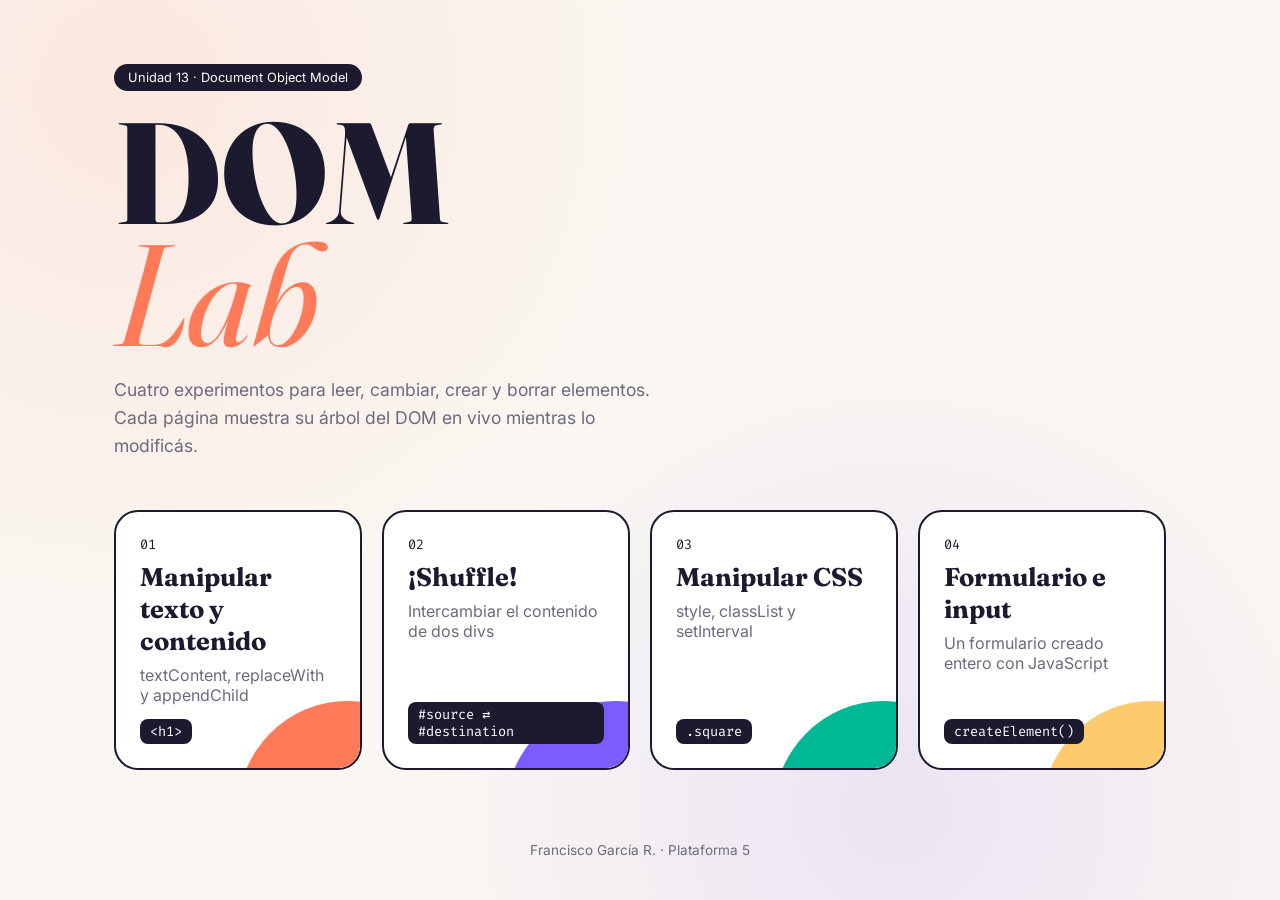
<file: index.html>
<!DOCTYPE html>
<html lang="es">
<head>
  <meta charset="UTF-8">
  <meta name="viewport" content="width=device-width, initial-scale=1.0">
  <title>DOM Lab · Unidad 13</title>
  <link rel="preconnect" href="https://fonts.googleapis.com">
  <link rel="preconnect" href="https://fonts.gstatic.com" crossorigin>
  <link href="https://fonts.googleapis.com/css2?family=Fraunces:opsz,wght@9..144,400;9..144,800&family=Inter:wght@400;600&family=Fira+Code:wght@400;500&display=swap" rel="stylesheet">
  <link rel="stylesheet" href="comun.css">
</head>
<body class="portada">
  <header class="portada__cabecera">
    <p class="chip">Unidad 13 · Document Object Model</p>
    <h1>DOM<br><em>Lab</em></h1>
    <p>Cuatro experimentos para leer, cambiar, crear y borrar elementos. Cada página muestra su árbol del DOM en vivo mientras lo modificás.</p>
  </header>
  <main class="experimentos">
    <a class="experimento" href="texto.html" style="--color: #ff7a59">
      <span class="experimento__num">01</span>
      <h2>Manipular texto y contenido</h2>
      <p>textContent, replaceWith y appendChild</p>
      <code>&lt;h1&gt;</code>
    </a>
    <a class="experimento" href="shuffle.html" style="--color: #7a5cff">
      <span class="experimento__num">02</span>
      <h2>¡Shuffle!</h2>
      <p>Intercambiar el contenido de dos divs</p>
      <code>#source ⇄ #destination</code>
    </a>
    <a class="experimento" href="css.html" style="--color: #00b894">
      <span class="experimento__num">03</span>
      <h2>Manipular CSS</h2>
      <p>style, classList y setInterval</p>
      <code>.square</code>
    </a>
    <a class="experimento" href="formulario.html" style="--color: #fdcb6e">
      <span class="experimento__num">04</span>
      <h2>Formulario e input</h2>
      <p>Un formulario creado entero con JavaScript</p>
      <code>createElement()</code>
    </a>
  </main>
  <footer class="pie">Francisco García R. · Plataforma 5</footer>
</body>
</html>
</file>
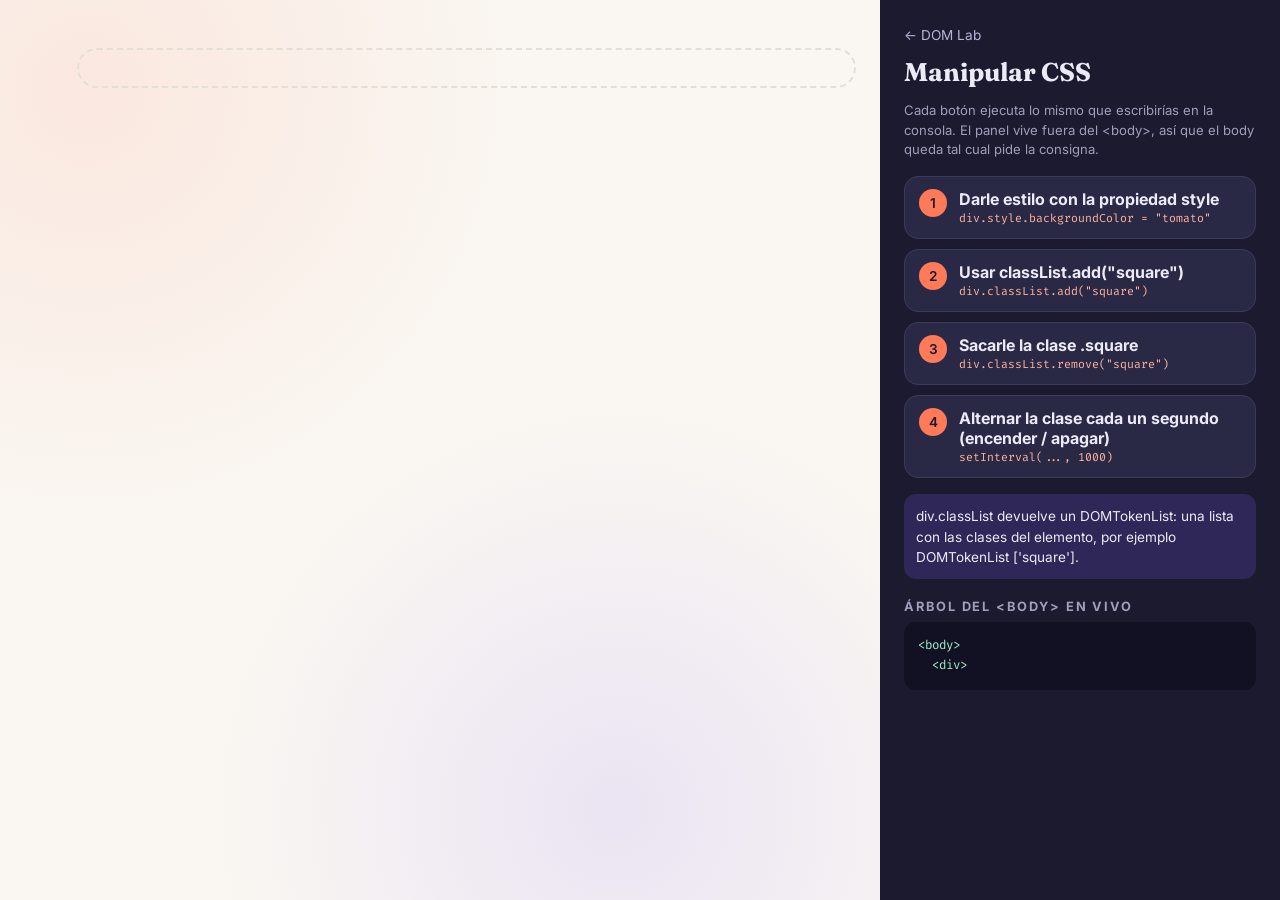
<file: css.html>
<!DOCTYPE html>
<html lang="es">
<head>
  <meta charset="UTF-8">
  <meta name="viewport" content="width=device-width, initial-scale=1.0">
  <title>Manipular CSS</title>
  <link href="https://fonts.googleapis.com/css2?family=Fraunces:opsz,wght@9..144,400;9..144,800&family=Inter:wght@400;600&family=Fira+Code:wght@400;500&display=swap" rel="stylesheet">
  <link rel="stylesheet" href="comun.css">
</head>
<body>
  <div></div>
  <script src="css.js"></script>
  <script src="panel.js"></script>
</body>
</html>
</file>
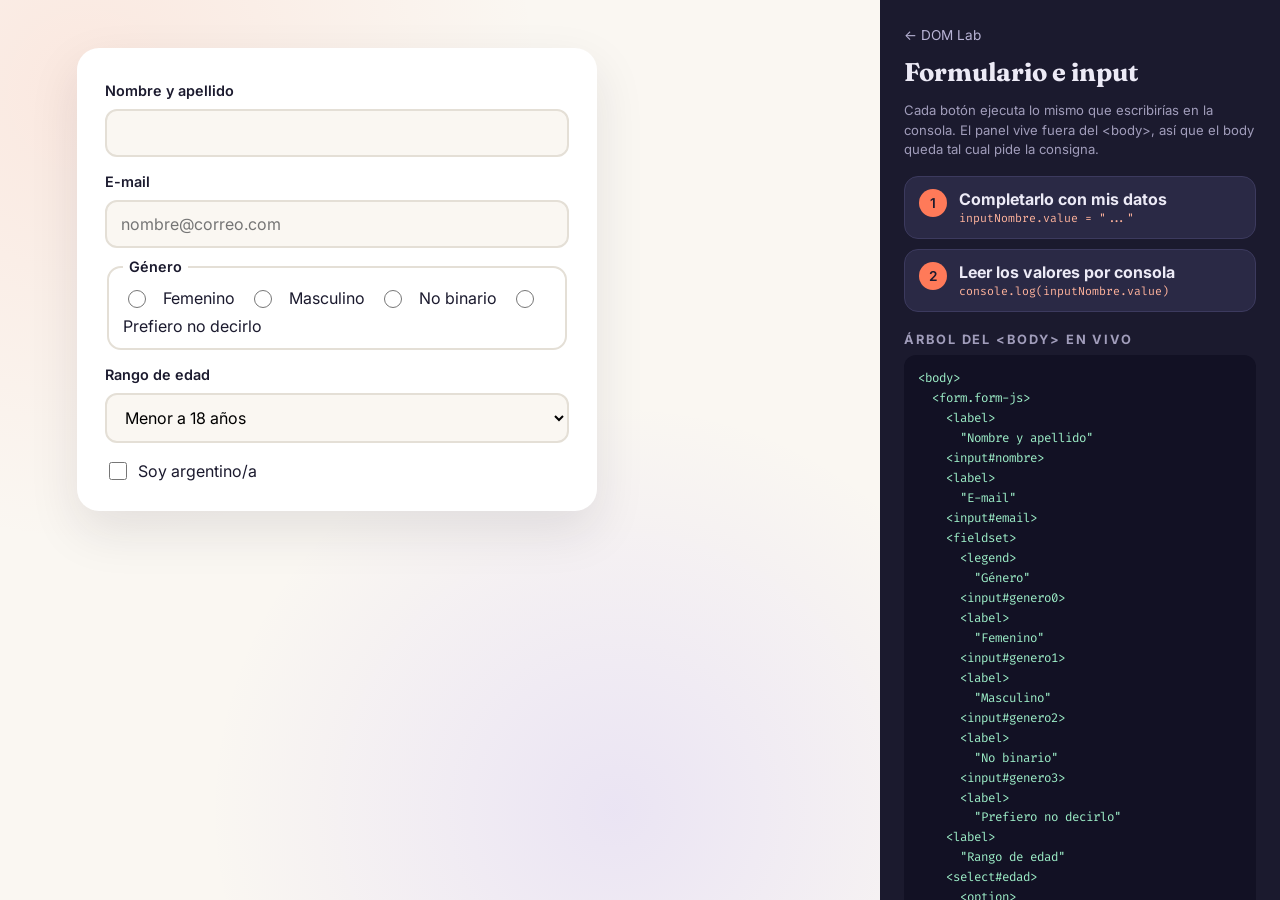
<file: formulario.html>
<!DOCTYPE html>
<html lang="es">
<head>
  <meta charset="UTF-8">
  <meta name="viewport" content="width=device-width, initial-scale=1.0">
  <title>Formulario e input</title>
  <link href="https://fonts.googleapis.com/css2?family=Fraunces:opsz,wght@9..144,400;9..144,800&family=Inter:wght@400;600&family=Fira+Code:wght@400;500&display=swap" rel="stylesheet">
  <link rel="stylesheet" href="comun.css">
</head>
<body>
  <script src="formulario.js"></script>
  <script src="panel.js"></script>
</body>
</html>
</file>
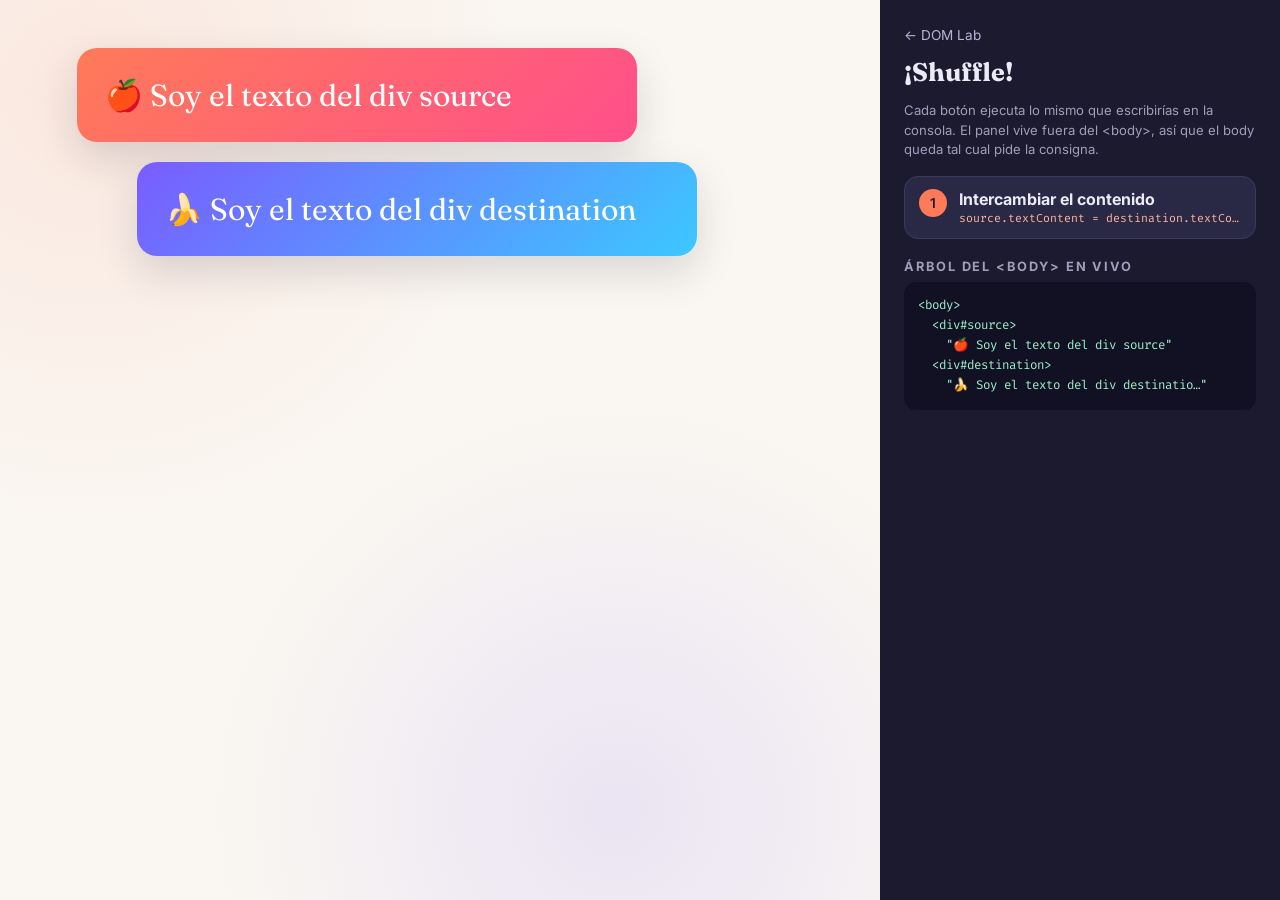
<file: shuffle.html>
<!DOCTYPE html>
<html lang="es">
<head>
  <meta charset="UTF-8">
  <meta name="viewport" content="width=device-width, initial-scale=1.0">
  <title>¡Shuffle!</title>
  <link href="https://fonts.googleapis.com/css2?family=Fraunces:opsz,wght@9..144,400;9..144,800&family=Inter:wght@400;600&family=Fira+Code:wght@400;500&display=swap" rel="stylesheet">
  <link rel="stylesheet" href="comun.css">
</head>
<body>
  <div id="source">🍎 Soy el texto del div source</div>
  <div id="destination">🍌 Soy el texto del div destination</div>
  <script src="shuffle.js"></script>
  <script src="panel.js"></script>
</body>
</html>
</file>
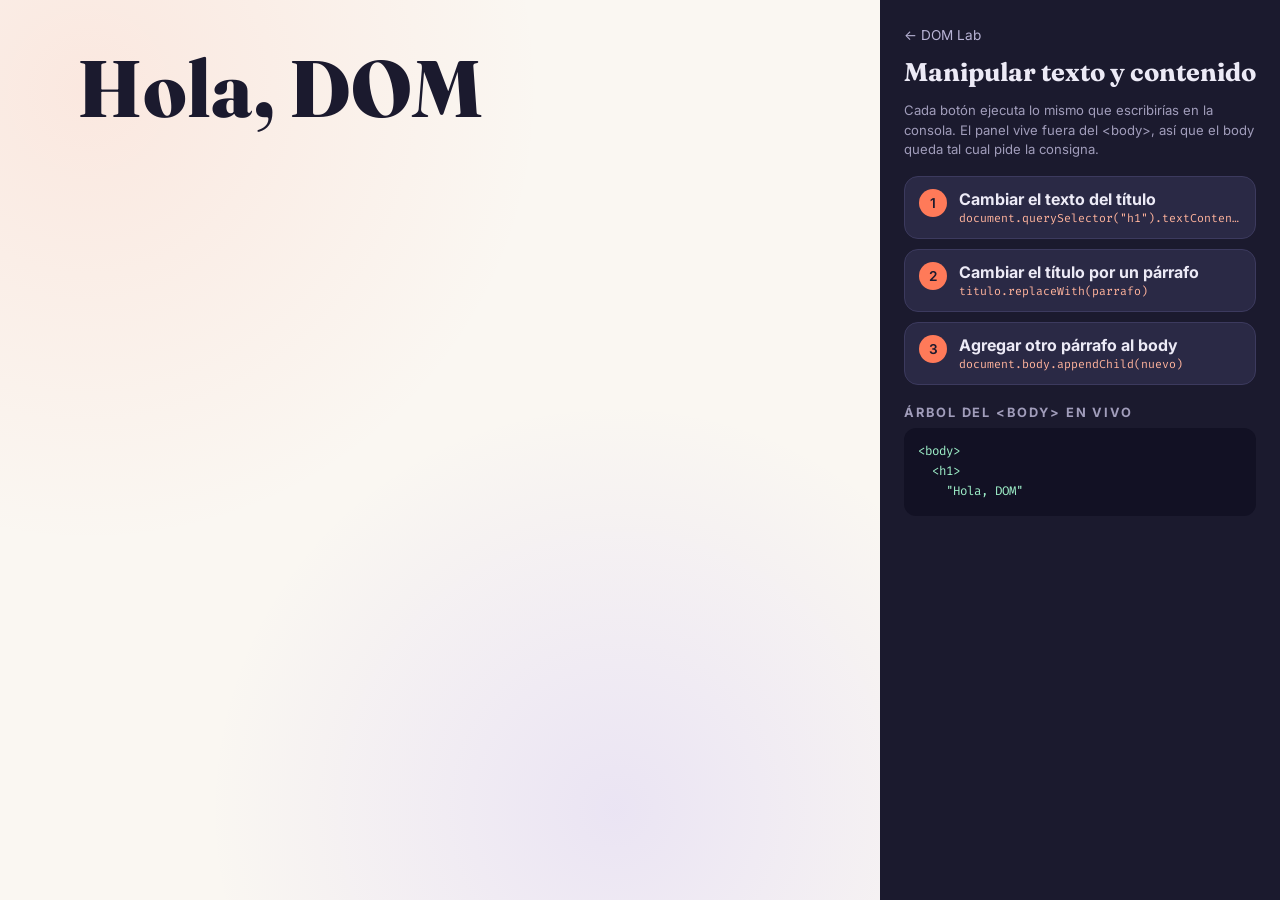
<file: texto.html>
<!DOCTYPE html>
<html lang="es">
<head>
  <meta charset="UTF-8">
  <meta name="viewport" content="width=device-width, initial-scale=1.0">
  <title>Manipular texto y contenido</title>
  <link href="https://fonts.googleapis.com/css2?family=Fraunces:opsz,wght@9..144,400;9..144,800&family=Inter:wght@400;600&family=Fira+Code:wght@400;500&display=swap" rel="stylesheet">
  <link rel="stylesheet" href="comun.css">
</head>
<body>
  <h1>Hola, DOM</h1>
  <script src="texto.js"></script>
  <script src="panel.js"></script>
</body>
</html>
</file>
<file: comun.css>
:root {
  --papel: #faf7f2;
  --tinta: #1b1a2e;
  --suave: #6d6a7c;
  --linea: #e4dfd6;
  --acento: #ff7a59;
  --violeta: #7a5cff;
}

* {
  box-sizing: border-box;
}

html {
  background: var(--papel);
}

body {
  margin: 0;
  min-height: 100vh;
  padding: 48px 24px 48px max(24px, 6vw);
  margin-right: min(400px, 40vw);
  color: var(--tinta);
  font-family: "Inter", system-ui, sans-serif;
  background:
    radial-gradient(circle at 10% 10%, rgba(255, 122, 89, 0.12), transparent 40%),
    radial-gradient(circle at 70% 90%, rgba(122, 92, 255, 0.12), transparent 40%),
    var(--papel);
}

body > h1 {
  font-family: "Fraunces", serif;
  font-weight: 800;
  font-size: clamp(2.6rem, 7vw, 5rem);
  line-height: 1;
  margin: 0 0 24px;
  animation: entrar 0.6s ease-out both;
}

body > p {
  font-family: "Fraunces", serif;
  font-size: clamp(1.4rem, 3vw, 2rem);
  max-width: 640px;
  margin: 0 0 18px;
  padding: 16px 20px;
  border-left: 6px solid var(--acento);
  background: #fff;
  border-radius: 0 14px 14px 0;
  animation: entrar 0.5s ease-out both;
}

#source,
#destination {
  max-width: 560px;
  padding: 28px;
  margin-bottom: 20px;
  border-radius: 20px;
  font-family: "Fraunces", serif;
  font-size: clamp(1.3rem, 3vw, 1.9rem);
  color: #fff;
  box-shadow: 0 16px 40px rgba(27, 26, 46, 0.15);
}

#source {
  background: linear-gradient(135deg, #ff7a59, #ff4f8b);
}

#destination {
  background: linear-gradient(135deg, #7a5cff, #3cc8ff);
  margin-left: 60px;
}

.cambio {
  animation: voltear 0.6s ease;
}

@keyframes voltear {
  50% {
    transform: rotateX(90deg) scale(0.95);
  }
}

body > div:not([id]):not(.fila-check) {
  transition: all 0.5s cubic-bezier(0.34, 1.56, 0.64, 1);
  border-radius: 24px;
  min-height: 40px;
  border: 2px dashed var(--linea);
}

.square {
  height: 200px;
  width: 200px;
  background-color: var(--violeta);
  border-color: transparent !important;
  box-shadow: 0 20px 50px rgba(122, 92, 255, 0.45);
}

.form-js {
  max-width: 520px;
  display: grid;
  gap: 10px;
  padding: 28px;
  background: #fff;
  border-radius: 22px;
  box-shadow: 0 20px 50px rgba(27, 26, 46, 0.1);
  animation: entrar 0.6s ease-out both;
}

.form-js > label {
  font-weight: 600;
  font-size: 0.9rem;
  margin-top: 6px;
}

.form-js input[type="text"],
.form-js input[type="email"],
.form-js select {
  font: inherit;
  padding: 12px 14px;
  border: 2px solid var(--linea);
  border-radius: 12px;
  background: var(--papel);
  transition: border-color 0.2s ease, box-shadow 0.2s ease;
}

.form-js input:focus,
.form-js select:focus {
  outline: none;
  border-color: var(--violeta);
  box-shadow: 0 0 0 4px rgba(122, 92, 255, 0.15);
}

.form-js fieldset {
  border: 2px solid var(--linea);
  border-radius: 14px;
  display: flex;
  flex-wrap: wrap;
  gap: 8px 14px;
  align-items: center;
  padding: 12px 14px;
}

.form-js legend {
  font-weight: 600;
  font-size: 0.9rem;
  padding: 0 6px;
}

.form-js input[type="radio"],
.form-js input[type="checkbox"] {
  accent-color: var(--violeta);
  width: 18px;
  height: 18px;
}

.fila-check {
  display: flex;
  align-items: center;
  gap: 8px;
  margin-top: 6px;
}

.panel {
  position: fixed;
  top: 0;
  right: 0;
  bottom: 0;
  width: min(400px, 40vw);
  overflow-y: auto;
  padding: 24px;
  background: var(--tinta);
  color: #eceaf6;
  font-family: "Inter", system-ui, sans-serif;
  animation: deslizar 0.6s cubic-bezier(0.22, 1, 0.36, 1) both;
}

@keyframes deslizar {
  from {
    transform: translateX(100%);
  }
}

.panel__volver {
  color: #b9b4d6;
  text-decoration: none;
  font-size: 0.85rem;
}

.panel__volver:hover {
  color: #fff;
}

.panel__titulo {
  font-family: "Fraunces", serif;
  font-size: 1.6rem;
  margin: 12px 0 6px;
}

.panel__ayuda {
  font-size: 0.82rem;
  color: #a19dbb;
  line-height: 1.5;
}

.panel__acciones {
  display: grid;
  gap: 10px;
  margin: 16px 0;
}

.panel__acciones button {
  display: grid;
  grid-template-columns: auto 1fr;
  gap: 2px 12px;
  text-align: left;
  font: inherit;
  color: inherit;
  background: #2a2945;
  border: 1px solid #3c3a5e;
  border-radius: 14px;
  padding: 12px 14px;
  cursor: pointer;
  transition: transform 0.2s ease, border-color 0.2s ease, background 0.2s ease;
}

.panel__acciones button:hover {
  transform: translateX(-4px);
  border-color: var(--acento);
}

.panel__acciones button span {
  grid-row: span 2;
  width: 28px;
  height: 28px;
  border-radius: 50%;
  display: grid;
  place-items: center;
  background: var(--acento);
  color: var(--tinta);
  font-weight: 600;
  font-size: 0.85rem;
}

.panel__acciones button.hecho span {
  background: #3ee6a8;
}

.panel__acciones button.hecho span::after {
  content: "";
}

.panel__acciones code {
  font-family: "Fira Code", monospace;
  font-size: 0.72rem;
  color: #ffb39c;
  overflow: hidden;
  text-overflow: ellipsis;
  white-space: nowrap;
}

.panel__respuesta {
  font-size: 0.85rem;
  padding: 12px;
  border-radius: 12px;
  background: rgba(122, 92, 255, 0.2);
  line-height: 1.5;
}

.panel h3 {
  font-size: 0.8rem;
  text-transform: uppercase;
  letter-spacing: 0.15em;
  color: #a19dbb;
  margin: 20px 0 8px;
}

.panel__arbol,
.panel__salida {
  font-family: "Fira Code", monospace;
  font-size: 0.78rem;
  line-height: 1.6;
  margin: 0;
  padding: 14px;
  border-radius: 12px;
  background: #121124;
  color: #9ef0c9;
  white-space: pre-wrap;
  word-break: break-word;
}

.panel__salida {
  color: #ffd27a;
  margin-top: 8px;
}

.panel__arbol.latido {
  animation: latido 0.6s ease;
}

@keyframes latido {
  from {
    box-shadow: 0 0 0 3px var(--acento);
  }
}

.portada {
  margin-right: 0;
  padding: 0;
}

.portada__cabecera {
  max-width: 1100px;
  margin: 0 auto;
  padding: 64px 24px 32px;
}

.chip {
  display: inline-block;
  padding: 6px 14px;
  border-radius: 999px;
  background: var(--tinta);
  color: #fff;
  font-size: 0.8rem;
  margin: 0;
}

.portada h1 {
  font-family: "Fraunces", serif;
  font-weight: 800;
  font-size: clamp(4rem, 14vw, 9rem);
  line-height: 0.85;
  margin: 20px 0;
  animation: entrar 0.8s ease-out both;
}

.portada h1 em {
  font-weight: 400;
  color: var(--acento);
}

.portada__cabecera p:last-child {
  max-width: 560px;
  color: var(--suave);
  line-height: 1.6;
  font-size: 1.1rem;
}

.experimentos {
  max-width: 1100px;
  margin: 0 auto;
  padding: 0 24px 48px;
  display: grid;
  grid-template-columns: repeat(auto-fit, minmax(240px, 1fr));
  gap: 20px;
}

.experimento {
  position: relative;
  display: flex;
  flex-direction: column;
  gap: 8px;
  padding: 24px;
  min-height: 260px;
  border-radius: 24px;
  background: #fff;
  color: var(--tinta);
  text-decoration: none;
  border: 2px solid var(--tinta);
  overflow: hidden;
  transition: transform 0.3s ease, box-shadow 0.3s ease;
  animation: entrar 0.6s ease-out both;
}

.experimento:nth-child(2) {
  animation-delay: 0.08s;
}

.experimento:nth-child(3) {
  animation-delay: 0.16s;
}

.experimento:nth-child(4) {
  animation-delay: 0.24s;
}

.experimento::before {
  content: "";
  position: absolute;
  inset: auto -40% -60% auto;
  width: 220px;
  height: 220px;
  border-radius: 50%;
  background: var(--color);
  transition: transform 0.5s cubic-bezier(0.22, 1, 0.36, 1);
  z-index: 0;
}

.experimento:hover {
  transform: translateY(-6px) rotate(-1deg);
  box-shadow: 8px 8px 0 var(--tinta);
}

.experimento:hover::before {
  transform: scale(4);
}

.experimento > * {
  position: relative;
  z-index: 1;
}

.experimento__num {
  font-family: "Fira Code", monospace;
  font-size: 0.85rem;
}

.experimento h2 {
  font-family: "Fraunces", serif;
  font-size: 1.6rem;
  margin: 0;
}

.experimento p {
  margin: 0;
  color: var(--suave);
}

.experimento:hover p {
  color: var(--tinta);
}

.experimento code {
  margin-top: auto;
  font-family: "Fira Code", monospace;
  font-size: 0.85rem;
  align-self: flex-start;
  background: var(--tinta);
  color: #fff;
  padding: 4px 10px;
  border-radius: 8px;
}

.pie {
  text-align: center;
  color: var(--suave);
  font-size: 0.85rem;
  padding: 24px;
}

@keyframes entrar {
  from {
    opacity: 0;
    transform: translateY(24px);
  }
}

@media (max-width: 760px) {
  body {
    margin-right: 0;
    padding-bottom: 60vh;
  }

  .panel {
    top: auto;
    width: 100%;
    max-height: 55vh;
    border-radius: 22px 22px 0 0;
  }

  #destination {
    margin-left: 0;
  }

  .portada {
    padding-bottom: 0;
  }
}

@media (prefers-reduced-motion: reduce) {
  *,
  *::before,
  *::after {
    animation: none !important;
    transition: none !important;
  }
}
</file>
